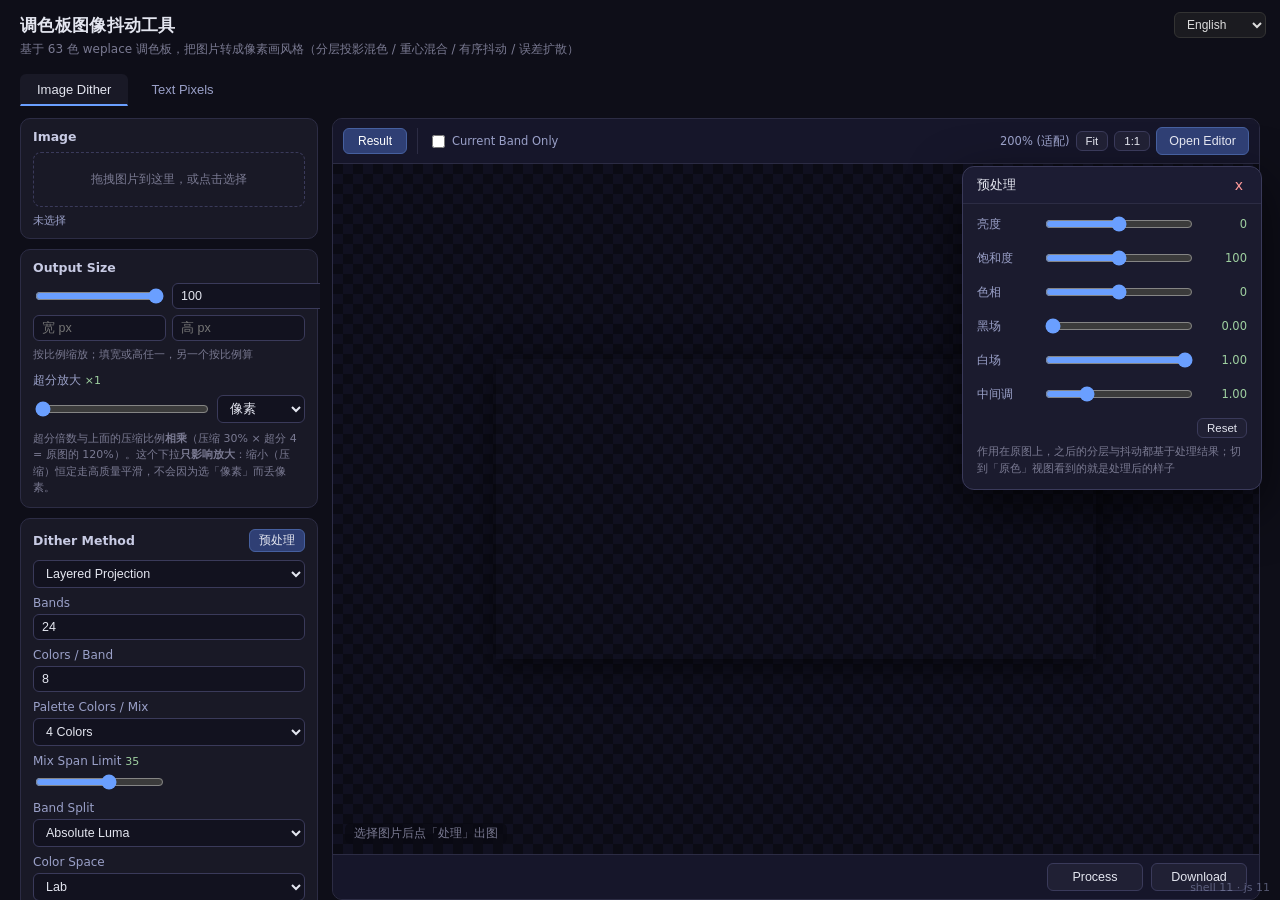
<file: docs/index.html>
<!DOCTYPE html>
<html lang="zh-CN">
<head>
  <meta charset="UTF-8">
  <meta name="viewport" content="width=device-width, initial-scale=1.0">
  <title>调色板图像抖动工具</title>
  <link rel="icon" href="data:,">
  <!-- 外壳版本号：必须与 app.js 顶部的 SHELL_BUILD 相同。
       改完页面结构后跑 `python docs/update_asset_version.py --bump`，两处一起递增。
       app.js 拿它判断用户是不是加载到了缓存的旧 HTML。 -->
  <script>window.__DITHER_SHELL__ = '11';</script>
  <link rel="stylesheet" href="style.css?v=31a3e0dc">
</head>
<body>
  <header>
    <h1>调色板图像抖动工具</h1>
    <p class="sub">基于 63 色 weplace 调色板，把图片转成像素画风格（分层投影混色 / 重心混合 / 有序抖动 / 误差扩散）</p>
  </header>

  <select id="langSel" class="lang-sel" title="Language">
    <option value="zh">中文</option>
    <option value="en">English</option>
  </select>

  <nav class="tabs">
    <button class="tab active" data-tab="image" data-i18n="图像抖动">图像抖动</button>
    <button class="tab" data-tab="text" data-i18n="汉字像素图">汉字像素图</button>
  </nav>

  <!-- ===================== 图像抖动：左参数栏 / 中央工作区 / 右编辑栏 ===================== -->
  <div class="workspace" id="panel-image">

    <!-- ---------------- 左栏：图像 / 尺寸 / 方法参数 / 调色板 ---------------- -->
    <aside class="rail rail-left">
      <section class="card">
        <div class="card-head"><h3 data-i18n="图像">图像</h3></div>
        <div id="dropZone" class="drop">拖拽图片到这里，或点击选择</div>
        <input type="file" id="fileInput" accept="image/*" style="display:none">
        <div class="meta" id="imgMeta">未选择</div>
        <canvas id="srcCanvas" class="thumb hidden"></canvas>
      </section>

      <section class="card">
        <div class="card-head"><h3 data-i18n="输出尺寸">输出尺寸</h3></div>
        <div class="row">
          <input type="range" id="compression" min="1" max="100" value="100" style="flex:1">
          <input type="number" id="compNum" min="1" max="100" value="100" class="num">
        </div>
        <div class="row">
          <input type="number" id="widthInput" placeholder="宽 px" min="1" class="num wide">
          <input type="number" id="heightInput" placeholder="高 px" min="1" class="num wide">
        </div>
        <div class="hint">按比例缩放；填宽或高任一，另一个按比例算</div>
        <div class="field" style="margin-top:8px">
          <label>超分放大 <span class="val" id="upscaleVal">×1</span></label>
          <div class="row">
            <input type="range" id="upscale" min="1" max="8" step="1" value="1" style="flex:1"
                   title="把上面算出的输出尺寸再乘这个倍数。×1 之外抖动会在放大的图幅上做，像素变多、耗时也成倍增加">
            <select id="upscaleMode" style="flex:0 0 88px"
                    title="像素：最近邻放大，原样复制像素、不插值（默认）；平滑：双三次插值，只适合照片类源图，会把硬边糊掉">
              <option value="pixel" selected>像素</option>
              <option value="smooth">平滑</option>
            </select>
          </div>
        </div>
        <div class="hint" id="upscaleHint">超分倍数与上面的压缩比例<strong>相乘</strong>（压缩 30% × 超分 4 = 原图的 120%）。这个下拉<strong>只影响放大</strong>：缩小（压缩）恒定走高质量平滑，不会因为选「像素」而丢像素。</div>
      </section>

      <section class="card">
        <div class="card-head">
          <h3 data-i18n="抖动方法">抖动方法</h3>
          <button class="mini primary" id="openPre" data-i18n="预处理">预处理</button>
        </div>
        <select id="method">
          <option value="projection" selected data-i18n="分层投影混色">分层投影混色</option>
          <option value="barycentric" data-i18n="重心混合">重心混合</option>
          <option value="ordered" data-i18n="有序抖动">有序抖动</option>
          <option value="error_diffusion" data-i18n="误差扩散">误差扩散</option>
          <option value="direct" data-i18n="直接投影">直接投影</option>
        </select>

        <div id="orderedParams" class="params hidden">
          <div class="field">
            <label>强度 <span class="val" id="strengthVal">64</span></label>
            <input type="range" id="strength" min="0" max="128" value="64">
          </div>
          <div class="field">
            <label data-i18n="色彩空间">色彩空间</label>
            <select id="colorSpace"><option>RGB</option><option>Lab</option><option>HSV</option></select>
          </div>
          <div class="field">
            <label data-i18n="阈值矩阵">阈值矩阵</label>
            <select id="matrix"></select>
          </div>
        </div>

        <div id="edParams" class="params hidden">
          <div class="field">
            <label data-i18n="扩散核">扩散核</label>
            <select id="filter"><option>FS</option><option>Jarvis</option><option>Stucki</option></select>
          </div>
          <div class="field">
            <label>alpha <span class="val" id="alphaVal">1.00</span></label>
            <input type="range" id="alpha" min="0" max="1" step="0.05" value="1">
          </div>
          <div class="field">
            <label data-i18n="误差上限">误差上限 <span class="val" id="edCapVal">270</span></label>
            <div class="row">
              <input type="range" id="edCap" min="255" max="299" step="1" value="270" style="flex:1">
              <label class="inline"><input type="checkbox" id="edCapOff"> <span data-i18n="不限">不限</span></label>
            </div>
          </div>
        </div>

        <div id="directParams" class="params hidden">
          <div class="field">
            <label data-i18n="色彩空间">色彩空间</label>
            <select id="directSpace">
              <option value="RGB" selected>RGB</option>
              <option value="Lab">Lab</option>
            </select>
          </div>
          <div class="field">
            <label>L* <span class="val" id="labWLVal">1.00</span></label>
            <input type="range" id="labWL" min="0" max="4" step="0.1" value="1">
          </div>
          <div class="field">
            <label>a* <span class="val" id="labWAVal">1.00</span></label>
            <input type="range" id="labWA" min="0" max="4" step="0.1" value="1">
          </div>
          <div class="field">
            <label>b* <span class="val" id="labWBVal">1.00</span></label>
            <input type="range" id="labWB" min="0" max="4" step="0.1" value="1">
          </div>
        </div>

        <div id="baryParams" class="params hidden">
          <div class="field">
            <label data-i18n="阈值矩阵">阈值矩阵</label>
            <div class="row">
              <select id="baryMatrixSize" style="flex:0 0 86px">
                <option value="4" selected>4×4</option>
                <option value="2">2×2</option>
              </select>
              <select id="baryMatrix" style="flex:1"></select>
            </div>
          </div>
          <div class="field">
            <label>扰动强度 <span class="val" id="baryStrengthVal">64</span></label>
            <input type="range" id="baryStrength" min="0" max="128" value="64">
          </div>
          <div class="field">
            <label><input type="checkbox" id="gamut"> 凸包投影（改善饱和色）</label>
            <label><input type="checkbox" id="projLab" checked> <span data-i18n="投影走 Lab">投影走 Lab</span></label>
          </div>
          <div class="field">
            <label>面内精修 <span class="val" id="refineVal">2</span> 轮</label>
            <input type="range" id="refine" min="0" max="4" step="1" value="2">
          </div>
          <div class="field">
            <label>混合跨度上限 <span class="val" id="mixSpanVal">35</span></label>
            <input type="range" id="mixSpan" min="0" max="60" step="5" value="35">
          </div>
          <div class="field">
            <label>权重截断 <span class="val" id="minWeightVal">0.00</span></label>
            <input type="range" id="minWeight" min="0" max="0.5" step="0.05" value="0">
          </div>
          <div class="field">
            <label>边缘保护阈值 <span class="val" id="edgeGuardVal">0</span></label>
            <input type="range" id="edgeGuard" min="0" max="50" value="0">
          </div>
        </div>

        <div id="projParams" class="params">
          <div class="field">
            <label data-i18n="层数">层数</label>
            <input type="number" id="projBands" min="2" max="64" value="24">
          </div>
          <div class="field">
            <label data-i18n="每层色数">每层色数</label>
            <input type="number" id="projColors" min="2" max="32" value="8">
          </div>
          <div class="field">
            <label data-i18n="每色用几个板内色混合">每色用几个板内色混合</label>
            <select id="projMixColors">
              <option value="4" selected data-i18n="4 色">4 色</option>
              <option value="3" data-i18n="3 色">3 色</option>
              <option value="2" data-i18n="2 色">2 色</option>
            </select>
          </div>
          <div class="field">
            <label>混合跨度上限 <span class="val" id="projMixSpanVal">35</span></label>
            <input type="range" id="projMixSpan" min="0" max="60" step="5" value="35"
                   title="0 = 不截断。混合顶点的亮度跨度超过它就退回单一近色，压掉亮区「亮底+暗点」的棋盘格">
          </div>
          <div class="field">
            <label data-i18n="分层依据">分层依据</label>
            <select id="projEdge">
              <option value="linear" data-i18n="绝对明度">绝对明度</option>
              <option value="quantile" data-i18n="自适应等频">自适应等频</option>
            </select>
          </div>
          <div class="field">
            <label data-i18n="色彩空间">色彩空间</label>
            <select id="projSpace"><option>Lab</option><option>RGB</option></select>
          </div>
          <div class="field">
            <label data-i18n="阈值矩阵">阈值矩阵</label>
            <div class="row">
              <select id="projMatrixSize"><option value="4" selected>4×4</option><option value="2">2×2</option></select>
              <select id="projMatrix"></select>
            </div>
          </div>
        </div>
      </section>
      <section class="card">
        <div class="card-head"><h3 data-i18n="线稿">线稿</h3></div>
          <div class="field">
            <label data-i18n="线稿">线稿</label>
            <div class="row">
              <select id="projLineKeep" style="flex:1.2">
                <option value="0" selected data-i18n="关">关</option>
                <option value="1" data-i18n="弱">弱</option>
                <option value="2" data-i18n="中">中</option>
                <option value="3" data-i18n="强">强</option>
                <option value="4" data-i18n="整片暗部">整片暗部</option>
              </select>
              <select id="projLineDir" style="flex:1" title="暗线 / 亮线">
                <option value="dark" selected data-i18n="暗线">暗线</option>
                <option value="light" data-i18n="亮线">亮线</option>
              </select>
              <select id="projLineClean" style="flex:1">
                <option value="1" selected data-i18n="清理">清理</option>
                <option value="0" data-i18n="原样">原样</option>
              </select>
            </div>
            <div class="row" style="margin-top:4px">
              <span class="hint" style="min-width:76px">线条识别阈值</span>
              <input type="range" id="projLineThresh" min="15" max="90" step="1" value="55" style="flex:1"
                     title="决定哪些像素算线。细线模式：局部暗谷响应 ≥ 阈值才收，越大收得越少；整片暗部：局部最暗 L* &lt; 阈值才算暗区，越大暗区越大。切档位会把这里重置成该档默认值">
              <span class="hint" id="projLineThreshVal" style="min-width:34px;text-align:right">55</span>
            </div>
            <div class="row" style="margin-top:4px">
              <span class="hint" id="lineInfo">线 0 段</span>
              <select id="projLineMode" style="flex:1" title="线稿对象：跟随投影，或统一固定成某个板内色">
                <option value="project" selected data-i18n="跟随投影">跟随投影</option>
                <option value="fixed" data-i18n="固定色">固定色</option>
              </select>
              <button class="mini" id="linePickFixed" data-i18n="取色">取色</button>
            </div>
          </div>
      </section>


      <section class="card">
        <div class="card-head"><h3>调色板 <span class="badge" id="palCount">63</span>/63</h3></div>
        <div class="pal-buttons">
          <button class="small" id="selAll" title="全部选中" data-i18n="全选">全选</button>
          <button class="small" id="selNone" title="全部取消" data-i18n="全不选">全不选</button>
          <button class="small" id="selFree" title="只选免费色" data-i18n="选免费">选免费</button>
          <button class="small" id="selPaid" title="只选付费色" data-i18n="选付费">选付费</button>
        </div>
        <div id="paletteSwatches" class="palette"></div>
      </section>
    </aside>

    <!-- ---------------- 中央：工作区（唯一画布） ---------------- -->
    <main class="stage">
      <div class="stage-bar">
        <div class="views" id="viewTabs">
          <button data-view="result" class="active" data-i18n="成品">成品</button>
          <button data-view="source" class="layer-only" data-i18n="原色">原色</button>
          <button data-view="projection" class="layer-only" data-i18n="投影色">投影色</button>
          <button data-view="final" class="layer-only" data-i18n="抖动色">抖动色</button>
          <label class="inline layer-toggle layer-only">
            <input type="checkbox" id="layerOnly"> 只看当前层
          </label>
        </div>
        <div class="stage-actions">
          <span class="zoom" id="zoomLabel">适配</span>
          <button class="mini" id="zoomFit" data-i18n="适应">适应</button>
          <button class="mini" id="zoom100">1:1</button>
          <button id="enterEditor" class="primary" data-i18n="进入分层编辑器">进入分层编辑器</button>
          <button id="exitEditor" class="hidden" data-i18n="退出编辑器">退出编辑器</button>
        </div>
      </div>
      <div class="stage-body" id="stageBody">
        <div class="canvas-fit" id="canvasFit">
          <canvas id="dstCanvas"></canvas>
          <canvas id="cursorLayer" class="cursor-layer"></canvas>
        </div>
        <div class="stage-hint" id="stageHint">选择图片后点「处理」出图</div>
      </div>
      <div class="stage-foot">
        <button id="processBtn" data-i18n="处理">处理</button>
        <button id="downloadBtn" data-i18n="下载结果">下载结果</button>
      </div>
    </main>

    <!-- ---------------- 右栏：图层 / 色阶入口 / 画笔 / 颜色槽（仅编辑器） ---------------- -->
    <aside class="rail rail-right" id="railRight">
      <section class="card">
        <div class="card-head">
          <h3>图层 <span class="badge" id="bandCount">-</span></h3>
          <button class="mini" id="openEdge" data-i18n="阈值…">阈值…</button>
        </div>
        <div class="band-list" id="bandList"></div>
      </section>

      <section class="card">
        <div class="card-head">
          <h3 data-i18n="色阶">色阶</h3>
          <span class="hint" style="font-size:11px">已并入「预处理」</span>
        </div>
        <div class="hint" id="gradeSummary">黑场 0.00 / 白场 1.00 / 中间调 1.00</div>
        <div class="row">
          <span class="badge" id="lockBadge">未锁定</span>
          <button class="mini hidden" id="unlockBtn" title="清除全部手绘，之后可以改分层与尺寸" data-i18n="解锁并清除上色">解锁并清除上色</button>
        </div>
        <div class="hint" id="lockHint"></div>
      </section>

      <section class="card">
        <div class="card-head">
          <h3>画笔 <span class="badge" id="brushState">画笔</span></h3>
        </div>
        <div class="row">
          <span class="hint">大小</span>
          <input type="range" id="brushSize" min="1" max="40" value="6" style="flex:1">
          <span class="hint" id="brushSizeVal">6</span>
        </div>
        <div class="row">
          <label class="inline"><input type="checkbox" id="brushErase"> 橡皮</label>
          <label class="inline"><input type="checkbox" id="brushCrossBand"> 跨层涂</label>
        </div>
        <div class="row">
          <label class="inline"><input type="checkbox" id="highlightOn" checked> 高亮当前色</label>
        </div>
        <div class="row">
          <button class="mini" id="undoBtn" title="Ctrl+Z" data-i18n="撤销">撤销</button>
          <button class="mini" id="redoBtn" title="Ctrl+Shift+Z" data-i18n="重做">重做</button>
          <button class="mini" id="brushClear" data-i18n="清除本层手绘">清除本层手绘</button>
        </div>
        <div class="brush-current">
          <span class="swatch big" id="brushSwatch"></span>
          <span id="brushLabel">未选颜色（点下面的色块）</span>
        </div>
        <div class="hint" style="margin-top:4px">按住 Alt 取色：弹出 63 色盘，点色盘或图上取色 → 当前层新建颜色</div>
      </section>

      <section class="card">
        <div class="card-head">
          <h3 data-i18n="这一层的颜色">这一层的颜色</h3>
          <span>
            <button class="mini" id="bulkSlot" title="把方法 / 抖动参数一次套到本层所有颜色上">整层…</button>
            <button class="mini" id="addSlot" data-i18n="+ 颜色">+ 颜色</button>
            <button class="mini" id="importAuto" data-i18n="导入自动">导入自动</button>
          </span>
        </div>
        <div class="slot-list" id="slotList"></div>
      </section>
    </aside>
  </div>

  <!-- ===================== 汉字像素图 ===================== -->
  <div class="container hidden" id="panel-text">
    <div class="controls">
      <div class="field">
        <label data-i18n="文字">文字</label>
        <textarea id="txtInput" rows="4" spellcheck="false">你好世界</textarea>
      </div>

      <div class="field">
        <label data-i18n="字体">字体</label>
        <select id="txtFont"></select>
        <div class="row" style="margin-top:6px">
          <button class="small" id="txtFontUpload" data-i18n="载入字体文件…">载入字体文件…</button>
          <span class="hint" id="txtFontName" style="margin:0"></span>
        </div>
        <input type="file" id="txtFontFile" accept=".ttf,.otf,.woff,.woff2" style="display:none">
      </div>

      <div class="field">
        <label><span data-i18n="字号">字号</span><span id="txtSizeVal">16</span> px</label>
        <div class="row">
          <input type="range" id="txtSizeRange" min="6" max="64" value="16" style="flex:1">
          <input type="number" id="txtSize" min="6" max="64" value="16" style="width:64px">
        </div>
        <div class="hint">建议 ≥12px：普通字体在更小的字号下会糊成一团；想要更小的像素字，
          用下面的「载入字体文件…」挂一个专门的像素字体</div>
      </div>

      <div class="field">
        <label data-i18n="换行方式">换行方式</label>
        <select id="txtWrap">
          <option value="manual" data-i18n="手动">手动</option>
          <option value="auto" data-i18n="自动">自动</option>
        </select>
        <div class="row hidden" id="wrapRow" style="margin-top:6px">
          <span class="hint" style="margin:0">每行最多</span>
          <input type="number" id="txtWrapChars" min="1" max="64" value="8" style="width:64px">
          <span class="hint" style="margin:0">个全角字</span>
        </div>
      </div>

      <div class="field">
        <label>行距 <span id="txtGapVal">1</span> px</label>
        <input type="range" id="txtGap" min="0" max="16" value="1">
      </div>

      <div class="field">
        <label data-i18n="前景色">前景色</label>
        <div class="row">
          <input type="color" id="txtColor" value="#ffffff">
          <span class="hint" id="txtColorHex" style="margin:0">#ffffff</span>
        </div>
        <div class="row" style="margin-top:6px">
          <select id="txtPalGroup">
            <option value="all" data-i18n="调色板：全部 63 色">调色板：全部 63 色</option>
            <option value="gray" data-i18n="黑白灰">黑白灰</option>
            <option value="free" data-i18n="免费色">免费色</option>
            <option value="paid" data-i18n="付费色">付费色</option>
          </select>
        </div>
        <div id="txtPalette" class="palette-mini"></div>
        <div class="hint">想生成「只用免费色」的方案：这里切到免费色取前景，
          再把背景色也设成免费色即可</div>
      </div>

      <div class="field">
        <label data-i18n="背景色">背景色</label>
        <div class="row">
          <input type="color" id="txtBg" value="#000000">
          <label class="inline"><input type="checkbox" id="txtBgTransparent" checked> 透明背景</label>
        </div>
        <div class="hint">勾选透明后，导出的 PNG 带 alpha 通道；预览里的棋盘格就是透明区域</div>
      </div>

      <div class="field">
        <label data-i18n="灰度级数">灰度级数</label>
        <select id="txtLevels">
          <option value="1" data-i18n="1 级">1 级</option>
          <option value="2" data-i18n="2 级">2 级</option>
          <option value="3" data-i18n="3 级">3 级</option>
          <option value="4" selected data-i18n="4 级">4 级</option>
          <option value="6" data-i18n="6 级">6 级</option>
          <option value="8" data-i18n="8 级">8 级</option>
          <option value="16" data-i18n="16 级">16 级</option>
        </select>
        <div class="hint">把超采样算出的覆盖率量化成几档明暗，用灰阶画出「半覆盖」的笔画。
          低字号下比二值清晰得多；选 1 才是硬边像素风</div>
      </div>

      <div class="field">
        <label class="inline"><input type="checkbox" id="txtPalLock" checked> 颜色限制在调色板内</label>
        <div class="hint">勾选后各级灰度都会映射到调色板里最接近的颜色，导出的 PNG 100% 落在色表内。
          取消勾选则在前景/背景之间自由插值，会产生色表外的颜色</div>
      </div>

      <div class="field">
        <label><span data-i18n="边缘阈值">边缘阈值</span> <span id="txtThrVal">64</span></label>
        <input type="range" id="txtThr" min="1" max="254" value="64">
        <div class="hint" id="txtThrHint">仅「1 级（二值）」模式生效；小字号建议 50~80</div>
      </div>

      <div class="field">
        <label data-i18n="超采样">超采样</label>
        <select id="txtSupersample">
          <option value="1" data-i18n="1x">1x</option>
          <option value="2">2x</option>
          <option value="4" selected data-i18n="4x">4x</option>
          <option value="8" data-i18n="8x">8x</option>
        </select>
        <div class="hint">先在高分辨率渲染再降采样，低字号下笔画覆盖率估得更准、更完整</div>
      </div>

      <div class="field">
        <label data-i18n="导出放大倍数">导出放大倍数</label>
        <select id="txtScale">
          <option value="1" data-i18n="1x">1x</option>
          <option value="2">2x</option>
          <option value="4" selected data-i18n="4x">4x</option>
          <option value="8" data-i18n="8x">8x</option>
        </select>
      </div>

      <div class="buttons">
        <button id="txtDownload" data-i18n="下载 PNG">下载 PNG</button>
      </div>
      <div class="hint">
        输出是逐像素的位图（抗锯齿边缘已按阈值二值化）；预览按最近邻放大，不会糊。
      </div>
    </div>

    <div class="preview">
      <div class="panel">
        <h3>像素图 <span id="txtDims" class="hint" style="margin:0"></span></h3>
        <canvas id="txtCanvas"></canvas>
      </div>
    </div>
  </div>

<!-- ===================== 预处理浮窗（右上角，可拖动；默认展开，保证一定看得见） ===================== -->
<div id="prePanel" class="float-panel pre-panel">
  <div class="fp-title"><span data-i18n="预处理">预处理</span><span class="fp-close" id="preClose">x</span></div>
  <div class="grade-row"><span class="grade-name" data-i18n="亮度">亮度</span>
    <input type="range" id="preBright" min="-100" max="100" step="1" value="0">
    <span class="grade-val" id="preBrightVal">0</span></div>
  <div class="grade-row"><span class="grade-name" data-i18n="饱和度">饱和度</span>
    <input type="range" id="preSat" min="0" max="200" step="1" value="100">
    <span class="grade-val" id="preSatVal">100</span></div>
  <div class="grade-row"><span class="grade-name" data-i18n="色相">色相</span>
    <input type="range" id="preHue" min="-180" max="180" step="1" value="0">
    <span class="grade-val" id="preHueVal">0</span></div>
  <div class="grade-row"><span class="grade-name">黑场</span>
    <input type="range" id="preBlack" min="0" max="0.9" step="0.01" value="0">
    <span class="grade-val" id="preBlackVal">0.00</span></div>
  <div class="grade-row"><span class="grade-name">白场</span>
    <input type="range" id="preWhite" min="0.1" max="1" step="0.01" value="1">
    <span class="grade-val" id="preWhiteVal">1.00</span></div>
  <div class="grade-row"><span class="grade-name">中间调</span>
    <input type="range" id="preGamma" min="0.3" max="3" step="0.05" value="1">
    <span class="grade-val" id="preGammaVal">1.00</span></div>
  <div class="row" style="justify-content:flex-end; margin-top:10px">
    <button class="mini" id="preReset" data-i18n="复位">复位</button>
  </div>
  <div class="hint">作用在原图上，之后的分层与抖动都基于处理结果；切到「原色」视图看到的就是处理后的样子</div>
</div>

<!-- ===================== 色阶面板（可关闭） ===================== -->
<div id="gradePanel" class="float-panel hidden">
  <div class="fp-title"><span>色阶 · 截掉两端的灰</span><span class="fp-close" id="gradeClose">x</span></div>
  <canvas id="gradeHist" width="560" height="96"></canvas>
  <div class="grade-row"><span class="grade-name">黑场</span>
    <input type="range" id="gradeBlack" min="0" max="0.9" step="0.01" value="0">
    <span class="grade-val" id="gradeBlackVal">0.00</span></div>
  <div class="grade-row"><span class="grade-name">白场</span>
    <input type="range" id="gradeWhite" min="0.1" max="1" step="0.01" value="1">
    <span class="grade-val" id="gradeWhiteVal">1.00</span></div>
  <div class="grade-row"><span class="grade-name">中间调</span>
    <input type="range" id="gradeGamma" min="0.3" max="3" step="0.05" value="1">
    <span class="grade-val" id="gradeGammaVal">1.00</span></div>
  <div class="row" style="justify-content:flex-end; margin-top:10px">
    <button class="mini" id="gradeReset" data-i18n="复位">复位</button>
    <button class="mini primary" id="gradeApply" data-i18n="应用">应用</button>
  </div>
  <div class="hint">PS 输入白场语义：先按黑/白场拉伸，超出部分钳到端点 —— 灰底会被压成纯黑或纯白</div>
</div>

<!-- ===================== 单个颜色槽的参数弹窗 ===================== -->
<div id="slotDialog" class="float-panel hidden">
  <div class="fp-title"><span id="slotDialogTitle">颜色参数</span><span class="fp-close" id="slotDialogClose">x</span></div>
  <div id="slotDialogBody" class="slot-dialog-body"></div>
  <div class="row" style="justify-content:flex-end; padding:0 14px">
    <button class="mini" id="slotDialogDel" data-i18n="删除这个颜色">删除这个颜色</button>
    <button class="mini primary" id="slotDialogOk" data-i18n="完成">完成</button>
  </div>
</div>

<!-- ===================== 分层阈值面板（可关闭） ===================== -->
<div id="edgePanel" class="float-panel hidden">
  <div class="fp-title"><span>分层阈值</span><span class="fp-close" id="edgeClose">x</span></div>
  <canvas id="edgeBar" width="560" height="120"></canvas>
  <div class="hint" id="edgeVals"></div>
  <div class="hint">拖动面板上的细线调整分界；两端固定。背景直方图标出像素落在哪。</div>
</div>

  <script src="delaunay.js?v=31a3e0dc"></script>
  <script src="dither.js?v=31a3e0dc"></script>
  <script src="textpixel.js?v=31a3e0dc"></script>
  <script src="app.js?v=31a3e0dc"></script>

<!-- ===================== 整层套用（把方法与抖动参数一次铺到本层所有颜色） ===================== -->
<div id="bulkDialog" class="float-panel hidden">
  <div class="fp-title"><span>整层套用 · 第 <span id="bulkBandNo">1</span> 层</span><span class="fp-close" id="bulkClose">x</span></div>
  <div class="slot-dialog-body">
    <label>方法
      <select id="bulkMethod">
        <option value="mix">混色</option>
        <option value="ordered">有序</option>
        <option value="ed">误差扩散</option>
        <option value="error">一维扩散</option>
        <option value="direct">直接投影</option>
      </select></label>
    <label>矩阵阶数
      <select id="bulkMatrixSize"><option value="4" selected>4×4</option><option value="2">2×2</option></select></label>
    <label>图案 <select id="bulkMatrixName"></select></label>
    <label>强度 <input type="range" id="bulkStrength" min="0" max="128" value="64"></label>
    <label class="full">扩散核 <select id="bulkFilter"></select></label>
  </div>
  <div class="row" style="justify-content:flex-end; padding:0 14px 8px">
    <button class="mini primary" id="bulkApply">应用到本层全部颜色</button>
  </div>
  <div class="hint">只改方法与抖动参数，不动颜色、不动手绘。只想调某几个颜色就用单个颜色卡片。</div>
</div>

<div id="pickPalette" class="pick-palette hidden"></div>
<!-- 外壳版本水印：报「看不到某功能」时先看这里的数字，对不上就是缓存了旧 HTML -->
<div id="shellTag" class="shell-tag" title="页面外壳版本；与最新版不符说明加载的是缓存旧页面"></div>
</body>
</html>
</file>
<file: docs/style.css>
/* ============================================================
   调色板图像抖动工具 — 样式
   布局：header / tabs / workspace(左参数栏 · 中央工作区 · 右编辑栏)
   中央工作区是唯一的画布区域，进入编辑器后右栏展开、画布变工作台
   ============================================================ */

:root {
  --bg: #0e0e18;
  --bg-card: #191926;
  --bg-card-2: #202034;
  --line: #2c2c44;
  --line-2: #3a3a5a;
  --text: #e4e6f0;
  --text-dim: #9aa0c8;
  --text-faint: #7a7a92;
  --accent: #6a9fff;
  --accent-2: #5a6fb8;
  --warn: #ffd54f;
  --ok: #9fd0a0;
  --rail-w: 300px;
  --rail-r-w: 340px;
}

* { box-sizing: border-box; }

html, body {
  margin: 0; padding: 0;
  background: var(--bg); color: var(--text);
  font-family: "Segoe UI", "Microsoft YaHei", system-ui, sans-serif;
  font-size: 13px;
}

header { padding: 14px 20px 6px; }
header h1 { margin: 0; font-size: 17px; font-weight: 600; letter-spacing: .3px; }
header .sub { margin: 4px 0 0; font-size: 12px; color: var(--text-faint); }

/* ---------- 顶部页签 ---------- */
.tabs { display: flex; gap: 6px; padding: 10px 20px 0; }
.tab {
  padding: 7px 16px; font-size: 13px; cursor: pointer;
  background: transparent; color: var(--text-dim);
  border: 1px solid transparent; border-bottom: 2px solid transparent;
  border-radius: 6px 6px 0 0;
}
.tab:hover { color: var(--text); background: #1d1d30; }
.tab.active { background: var(--bg-card); color: var(--text); border-bottom-color: var(--accent); }

.hidden { display: none !important; }

/* ============================================================
   工作区：左栏 / 中央 / 右栏
   ============================================================ */
.workspace {
  display: grid;
  grid-template-columns: var(--rail-w) minmax(0, 1fr);
  gap: 12px;
  padding: 12px 20px 20px;
  align-items: stretch;
  height: calc(100vh - 118px);
}
body.editing .workspace { grid-template-columns: var(--rail-w) minmax(0, 1fr) var(--rail-r-w); }

.rail {
  display: flex; flex-direction: column; gap: 10px; min-width: 0;
  max-height: calc(100vh - 118px); overflow-y: auto; padding-right: 2px;
}
.rail-right { display: none; }
body.editing .rail-right { display: flex; }

/* ---------- 卡片 ---------- */
.card {
  background: var(--bg-card); border: 1px solid var(--line);
  border-radius: 10px; padding: 10px 12px;
}
.card-head {
  display: flex; align-items: center; justify-content: space-between;
  gap: 8px; margin-bottom: 8px;
}
.card-head h3 { margin: 0; font-size: 12.5px; font-weight: 600; color: #c8cbe4; }
.badge {
  font-size: 11px; color: var(--text-dim); font-weight: normal;
  background: #21213a; border-radius: 10px; padding: 1px 8px;
}

/* ---------- 表单 ---------- */
select, input[type="number"], input[type="text"], textarea {
  width: 100%; padding: 5px 8px; font-size: 12.5px;
  background: #12121f; color: var(--text);
  border: 1px solid var(--line-2); border-radius: 6px;
}
select:focus, input:focus, textarea:focus { outline: 1px solid var(--accent); }
input[type="range"] { accent-color: var(--accent); }
input[type="checkbox"] { accent-color: var(--accent); }

.num { width: 64px; flex-shrink: 0; }
.num.wide { flex: 1; }
.row { display: flex; gap: 6px; align-items: center; margin: 6px 0; }
.row > span { flex-shrink: 0; }
.field { margin: 8px 0; }
.field > label { display: block; margin-bottom: 4px; font-size: 12px; color: var(--text-dim); }
.field > label .val { color: var(--ok); font-size: 11px; }
.params { margin-top: 8px; }
.inline { display: inline-flex; align-items: center; gap: 4px; color: var(--text-dim); }
.hint { font-size: 11px; color: var(--text-faint); line-height: 1.5; margin-top: 4px; }
.meta { font-size: 11px; color: var(--text-dim); margin-top: 6px; word-break: break-all; }

button {
  padding: 6px 12px; font-size: 12.5px; cursor: pointer;
  background: var(--bg-card-2); color: var(--text);
  border: 1px solid var(--line-2); border-radius: 6px;
}
button:hover { background: #2b2b48; border-color: #4a4a70; }
button:disabled { opacity: .45; cursor: default; }
button.primary { background: #2f3f74; border-color: #46609f; }
button.primary:hover { background: #3a4d8a; }
button.mini { padding: 3px 9px; font-size: 11.5px; }
button.small { padding: 3px 8px; font-size: 11px; }

/* ---------- 图像 ---------- */
.drop {
  border: 1px dashed var(--line-2); border-radius: 8px;
  padding: 18px 10px; text-align: center; font-size: 12px; color: var(--text-faint);
  cursor: pointer;
}
.drop:hover { border-color: var(--accent); color: var(--text-dim); }
.thumb { width: 100%; border-radius: 6px; margin-top: 8px; image-rendering: pixelated; }

/* ---------- 调色板 ---------- */
.pal-buttons { display: flex; gap: 4px; margin-bottom: 6px; }
.palette { display: grid; grid-template-columns: repeat(auto-fill, minmax(26px, 1fr)); gap: 3px; }
.swatch {
  border-radius: 4px; cursor: pointer; display: inline-block;
  box-shadow: inset 0 0 0 1px rgba(0, 0, 0, .45);
}
.palette .swatch { aspect-ratio: 1 / 1; }
.palette .swatch.off { opacity: .2; }
.palette .swatch:hover { outline: 2px solid var(--accent); }
.swatch.paid { box-shadow: inset 0 0 0 2px var(--warn); }
.swatch.big { width: 30px; height: 30px; border-radius: 6px; flex-shrink: 0; }

/* ============================================================
   中央工作区
   ============================================================ */
.stage {
  display: flex; flex-direction: column; min-width: 0; min-height: 0;
  height: calc(100vh - 118px);
  background: var(--bg-card); border: 1px solid var(--line); border-radius: 10px;
  overflow: hidden;
}
.stage-bar {
  display: flex; align-items: center; justify-content: space-between; gap: 10px;
  padding: 8px 10px; background: #16162a; border-bottom: 1px solid var(--line);
  flex-wrap: wrap;
}
.views { display: flex; gap: 4px; }
.views button {
  padding: 5px 14px; font-size: 12px; border-radius: 6px;
  background: transparent; border: 1px solid transparent; color: var(--text-dim);
}
.views button:hover { background: #232340; color: var(--text); }
.views button.active { background: #2f3f74; border-color: #46609f; color: #fff; }
.views button:disabled { opacity: .35; }
body:not(.editing) .views button.layer-only { display: none; }

.stage-actions { display: flex; gap: 6px; align-items: center; }
.zoom { font-size: 11.5px; color: var(--text-dim); min-width: 48px; text-align: right; }

.stage-body {
  position: relative; flex: 1; min-height: 300px;
  display: flex; align-items: center; justify-content: center;
  background:
    linear-gradient(45deg, #101020 25%, transparent 25%, transparent 75%, #101020 75%) 0 0 / 20px 20px,
    linear-gradient(45deg, #101020 25%, #0b0b14 25%, #0b0b14 75%, #101020 75%) 10px 10px / 20px 20px;
  overflow: hidden;
}
.canvas-fit { position: relative; line-height: 0; transform-origin: center center; }
#dstCanvas {
  display: block; image-rendering: auto; max-width: 100%;
  box-shadow: 0 6px 28px rgba(0, 0, 0, .55);
}
/* 放大到 100% 以上才用最近邻：缩小时用 pixelated 会在非整数缩放下产生
   规则的重采样纹理，看起来像深色棋盘格 —— 曾经被误判成抖动算法坏了 */
#dstCanvas.zoom-in { image-rendering: pixelated; }
.cursor-layer {
  position: absolute; inset: 0; pointer-events: none;
  width: 100%; height: 100%;
}
.stage-hint {
  position: absolute; left: 12px; bottom: 10px;
  font-size: 11.5px; color: var(--text-faint);
  background: rgba(10, 10, 18, .78); padding: 3px 9px; border-radius: 6px;
  pointer-events: none; max-width: 70%;
}

/* 编辑器模式下画布可涂 */
body.editing #dstCanvas { cursor: crosshair; }

/* ============================================================
   右栏：图层 / 画笔 / 颜色槽
   ============================================================ */
.band-list { display: flex; flex-direction: column; gap: 3px; max-height: 34vh; overflow-y: auto; }
.band-item {
  display: grid; grid-template-columns: 54px 1fr 44px; gap: 6px;
  align-items: center; padding: 5px 7px; border-radius: 6px;
  cursor: pointer; font-size: 12px; border: 1px solid transparent;
}
.band-item .tag { grid-column: 1 / -1; margin-top: -2px; }
.band-item:hover { background: #22223a; }
.band-item.active { background: #2f3f74; border-color: #46609f; }
.band-item .name { color: #dfe3ff; }
.band-item .tag { font-size: 10.5px; color: var(--ok); }
.band-item .bar { position: relative; height: 12px; background: #12121f; border-radius: 3px; overflow: hidden; }
.band-item .bar i {
  position: absolute; left: 0; top: 0; bottom: 0;
  background: linear-gradient(90deg, #2b4a8a, #5a8bd8);
}
.band-item .lum { position: absolute; inset: 0; opacity: .55; }
.band-item .pct { text-align: right; font-size: 10.5px; color: var(--text-faint); }

.slot-list { display: flex; flex-direction: column; gap: 6px; max-height: 44vh; overflow-y: auto; }
.slot-card {
  background: var(--bg-card-2); border: 1px solid transparent;
  border-radius: 8px; padding: 7px 8px;
}
.slot-card.sel { border-color: var(--warn); box-shadow: 0 0 0 1px rgba(255, 213, 79, .35); }
.slot-card.pending { opacity: .7; border-left: 3px solid var(--accent); }
.slot-main { display: flex; gap: 5px; align-items: center; }
.slot-main .swatch { width: 26px; height: 26px; flex-shrink: 0; }
.slot-main select { flex: 1; min-width: 0; font-size: 11.5px; padding: 3px 5px; }
.slot-main input[type="color"] {
  width: 26px; height: 26px; padding: 0; border: none; background: none; flex-shrink: 0;
}
.slot-main button { padding: 2px 7px; font-size: 11px; }
.slot-params {
  display: grid; grid-template-columns: 1fr 1fr; gap: 5px 8px;
  margin-top: 7px; font-size: 11px; color: var(--text-dim);
}
.slot-params label { display: flex; align-items: center; gap: 4px; }
.slot-params select { font-size: 11px; padding: 2px 4px; }
.slot-params input[type="range"] { flex: 1; min-width: 0; }
.slot-params input[type="number"] { width: 52px; padding: 2px 4px; font-size: 11px; }
.slot-note { margin-top: 5px; font-size: 10.5px; color: var(--text-faint); line-height: 1.45; }
.slot-pending-tag {
  font-size: 10px; color: var(--text-dim); background: #1a1a30;
  border-radius: 3px; padding: 1px 5px; margin-left: auto;
}

.brush-current {
  display: flex; align-items: center; gap: 8px; margin-top: 8px;
  font-size: 12px; color: var(--text-dim);
}

/* ============================================================
   浮动面板（色阶 / 分层阈值）
   ============================================================ */
.float-panel {
  /* 默认底部居中：不挡顶部视图栏、也不挡右栏；拖动后记住位置 */
  position: fixed; left: 50%; transform: translateX(-50%);
  top: auto; bottom: 92px;
  width: 560px; max-width: calc(100vw - 40px);
  background: #1b1b2e; border: 1px solid var(--line-2); border-radius: 12px;
  box-shadow: 0 18px 52px rgba(0, 0, 0, .65);
  padding: 0 0 12px; z-index: 80;
}
.fp-title {
  display: flex; align-items: center; justify-content: space-between;
  padding: 9px 14px; background: #23234240; border-bottom: 1px solid var(--line);
  font-size: 13px; border-radius: 12px 12px 0 0;
  cursor: move; user-select: none;      /* 整条标题栏都是拖动抓手 */
}
.fp-close { cursor: pointer; color: #ff9a9a; font-size: 14px; padding: 0 4px; }
.float-panel canvas { display: block; margin: 10px auto 6px; width: calc(100% - 24px); }
.float-panel { max-height: 62vh; overflow-y: auto; }
.grade-row { display: flex; align-items: center; gap: 8px; padding: 0 14px; margin: 6px 0; }
.grade-name { width: 48px; flex-shrink: 0; font-size: 12px; color: var(--text-dim); }
.grade-row input[type="range"] { flex: 1; }
.grade-val { width: 44px; text-align: right; font-size: 11.5px; color: var(--ok); }
.float-panel .hint, .float-panel .row { padding: 0 14px; }

/* ============================================================
   汉字像素图（沿用原有表单样式）
   ============================================================ */
.container { display: flex; gap: 20px; padding: 20px; align-items: flex-start; }
.controls {
  width: 340px; flex-shrink: 0; max-height: 82vh; overflow-y: auto;
  background: var(--bg-card); border: 1px solid var(--line);
  border-radius: 10px; padding: 14px;
}
.palette-mini { display: flex; flex-wrap: wrap; gap: 3px; max-height: 120px; overflow-y: auto; }
.pswatch { width: 18px; height: 18px; border-radius: 3px; cursor: pointer; }
.pswatch:hover { outline: 2px solid var(--accent); }
.buttons { display: flex; gap: 8px; margin-top: 12px; }
.preview { flex: 1; display: flex; gap: 16px; min-width: 0; }
.panel { flex: 1; min-width: 0; max-height: 80vh; overflow-y: auto; }
.panel h3 {
  font-size: 14px; margin: 0 0 8px; color: #c0c0d8;
  position: sticky; top: 0; background: var(--bg); z-index: 1; padding: 2px 0;
}
.paid-mark { color: var(--warn); }
.field input[type="color"] {
  width: 40px; height: 24px; padding: 0; border: 1px solid var(--line-2);
  border-radius: 4px; background: none; vertical-align: middle;
}

/* 窄屏：右栏塞不下就把画布优先 */
@media (max-width: 1180px) {
  body.editing .workspace { grid-template-columns: 260px minmax(0, 1fr); }
  body.editing .rail-right {
    grid-column: 1 / -1; flex-direction: row; flex-wrap: wrap;
  }
  body.editing .rail-right .card { flex: 1 1 260px; }
}
@media (max-width: 900px) {
  .workspace, body.editing .workspace {
    grid-template-columns: minmax(0, 1fr); height: auto;
  }
  .rail, .stage { max-height: none; height: auto; }
  .rail-left { order: 2; }
  .stage { order: 1; min-height: 60vh; }
  .stage-body { min-height: 50vh; }
}

/* 工作区底部动作条 */
.stage-foot {
  display: flex; gap: 8px; justify-content: flex-end;
  padding: 8px 12px; border-top: 1px solid var(--line);
  background: #16162a;
}
.stage-foot button { min-width: 96px; }

/* 视图栏里的「只看当前层」 */
.layer-toggle {
  font-size: 11.5px; color: var(--text-dim); margin-left: 6px;
  border-left: 1px solid var(--line); padding-left: 10px;
}

/* 单个颜色槽的弹窗（放得下所有控件） */
#slotDialog { width: 760px; max-width: calc(100vw - 40px); }
#slotDialog .slot-dialog-body {
  display: grid; grid-template-columns: 1fr 1fr; gap: 12px 18px;
  padding: 14px 18px; font-size: 12.5px; color: var(--text-dim);
}
.slot-dialog-body label { display: flex; align-items: center; gap: 6px; }
.slot-dialog-body select, .slot-dialog-body input[type="number"] { flex: 1; }
.slot-dialog-body input[type="range"] { flex: 1; }
.slot-dialog-body .full { grid-column: 1 / -1; }

/* 颜色槽卡片精简：只留色块 + 色号 + 方法摘要 */
.slot-main .slot-sum { font-size: 10.5px; color: var(--text-faint); white-space: nowrap; }

/* 色阶与阈值画布：可直接拖线 */
#gradeHist, #edgeBar { cursor: grab; touch-action: none; }
#gradeHist.dragging, #edgeBar.dragging { cursor: grabbing; }

/* 弹窗：方法分段按钮 + 高级折叠 */
.method-tabs { display: flex; gap: 6px; flex-wrap: wrap; margin-bottom: 4px; }
.method-tabs .mt {
  flex: 1; min-width: 84px; padding: 7px 10px; font-size: 12.5px;
  background: #1c1c30; color: var(--text-dim); border: 1px solid var(--line-2);
  border-radius: 6px; cursor: pointer;
}
.method-tabs .mt:hover { background: #26264099; color: var(--text); }
.method-tabs .mt.active { background: #2f3f74; border-color: #46609f; color: #fff; }

.slot-dialog-body details.adv {
  border-top: 1px solid var(--line); padding-top: 10px; margin-top: 4px;
}
.slot-dialog-body details.adv summary {
  cursor: pointer; font-size: 12px; color: var(--text-dim); margin-bottom: 8px;
}
.slot-dialog-body .adv-grid {
  display: grid; grid-template-columns: 1fr 1fr; gap: 10px 18px;
}
.slot-dialog-body label.full { grid-column: 1 / -1; }
.slot-dialog-body .val { color: var(--ok); font-size: 11px; min-width: 26px; }

/* 右栏卡片：色号 / 方法 / 参数 三个控件等宽 */
.slot-main select[data-act="color"] { flex: 1.1; }
.slot-main select[data-act="method"] { flex: 1; }
.slot-main button[data-act="opts"] { flex-shrink: 0; }

/* 图层行里的小色块：每层的代表色 */
.band-item .tag { display: flex; align-items: center; gap: 4px; }
.band-item .tag i {
  width: 11px; height: 11px; border-radius: 2px; display: inline-block;
  box-shadow: inset 0 0 0 1px rgba(0,0,0,.5);
}
.band-item .tag em { font-style: normal; font-size: 10.5px; color: var(--text-faint); }

/* 画布放大后允许被中键拖出视口 */
.canvas-fit { will-change: transform; }


/* Alt 取色浮层：左侧弹出的放大色盘 */
.pick-palette {
  position: fixed;
  left: 12px;
  top: 50%;
  transform: translateY(-50%);
  z-index: 60;
  display: grid;
  grid-template-columns: repeat(7, 30px);
  gap: 3px;
  padding: 10px;
  background: rgba(18, 18, 22, .96);
  border: 1px solid var(--line, #333);
  border-radius: 10px;
  box-shadow: 0 10px 30px rgba(0, 0, 0, .5);
}
.pick-palette.hidden { display: none; }
.pick-palette .pk {
  width: 30px;
  height: 30px;
  border-radius: 4px;
  cursor: crosshair;
  box-shadow: inset 0 0 0 1px rgba(255, 255, 255, .12);
}
.pick-palette .pk:hover { outline: 2px solid #fff; outline-offset: 1px; }
.pick-palette .pk.paid { box-shadow: inset 0 0 0 2px rgba(255, 213, 79, .55); }
.pick-palette .pk-title {
  grid-column: 1 / -1;
  font-size: 11px;
  color: #999;
  text-align: center;
  margin-bottom: 2px;
}


/* 语言选择：固定在右上角，不参与页面流 */
.lang-sel {
  position: fixed;
  top: 12px;
  right: 14px;
  z-index: 60;
  width: auto;            /* 全局 select 是 width:100%，fixed 下会撑成一整条 */
  min-width: 92px;
  padding: 4px 8px;
  border-radius: 6px;
  background: #1b1b20;
  color: #ddd;
  border: 1px solid #333;
  font-size: 12px;
}


/* 预处理浮窗：默认贴右上角，可拖动（位置会被记住） */
/* 预处理浮窗：默认展开，位置要让开 stage-actions 那一排按钮（进入分层编辑器在这里） */
.pre-panel { left: auto; right: 18px; top: 166px; bottom: auto; transform: none; width: 300px; }
.pre-panel .grade-row { padding: 4px 14px; }
.pre-panel .grade-name { width: 58px; }

/* 浮窗万一被拖到按钮上，按钮也要压在它上面 */
.stage-actions { position: relative; z-index: 90; }

/* 外壳版本水印：不挡操作，只用来判断是不是缓存了旧 HTML */
.shell-tag {
  position: fixed; right: 10px; bottom: 6px; z-index: 60;
  font-size: 11px; color: var(--text-dim); opacity: .5; pointer-events: none;
}
</file>
